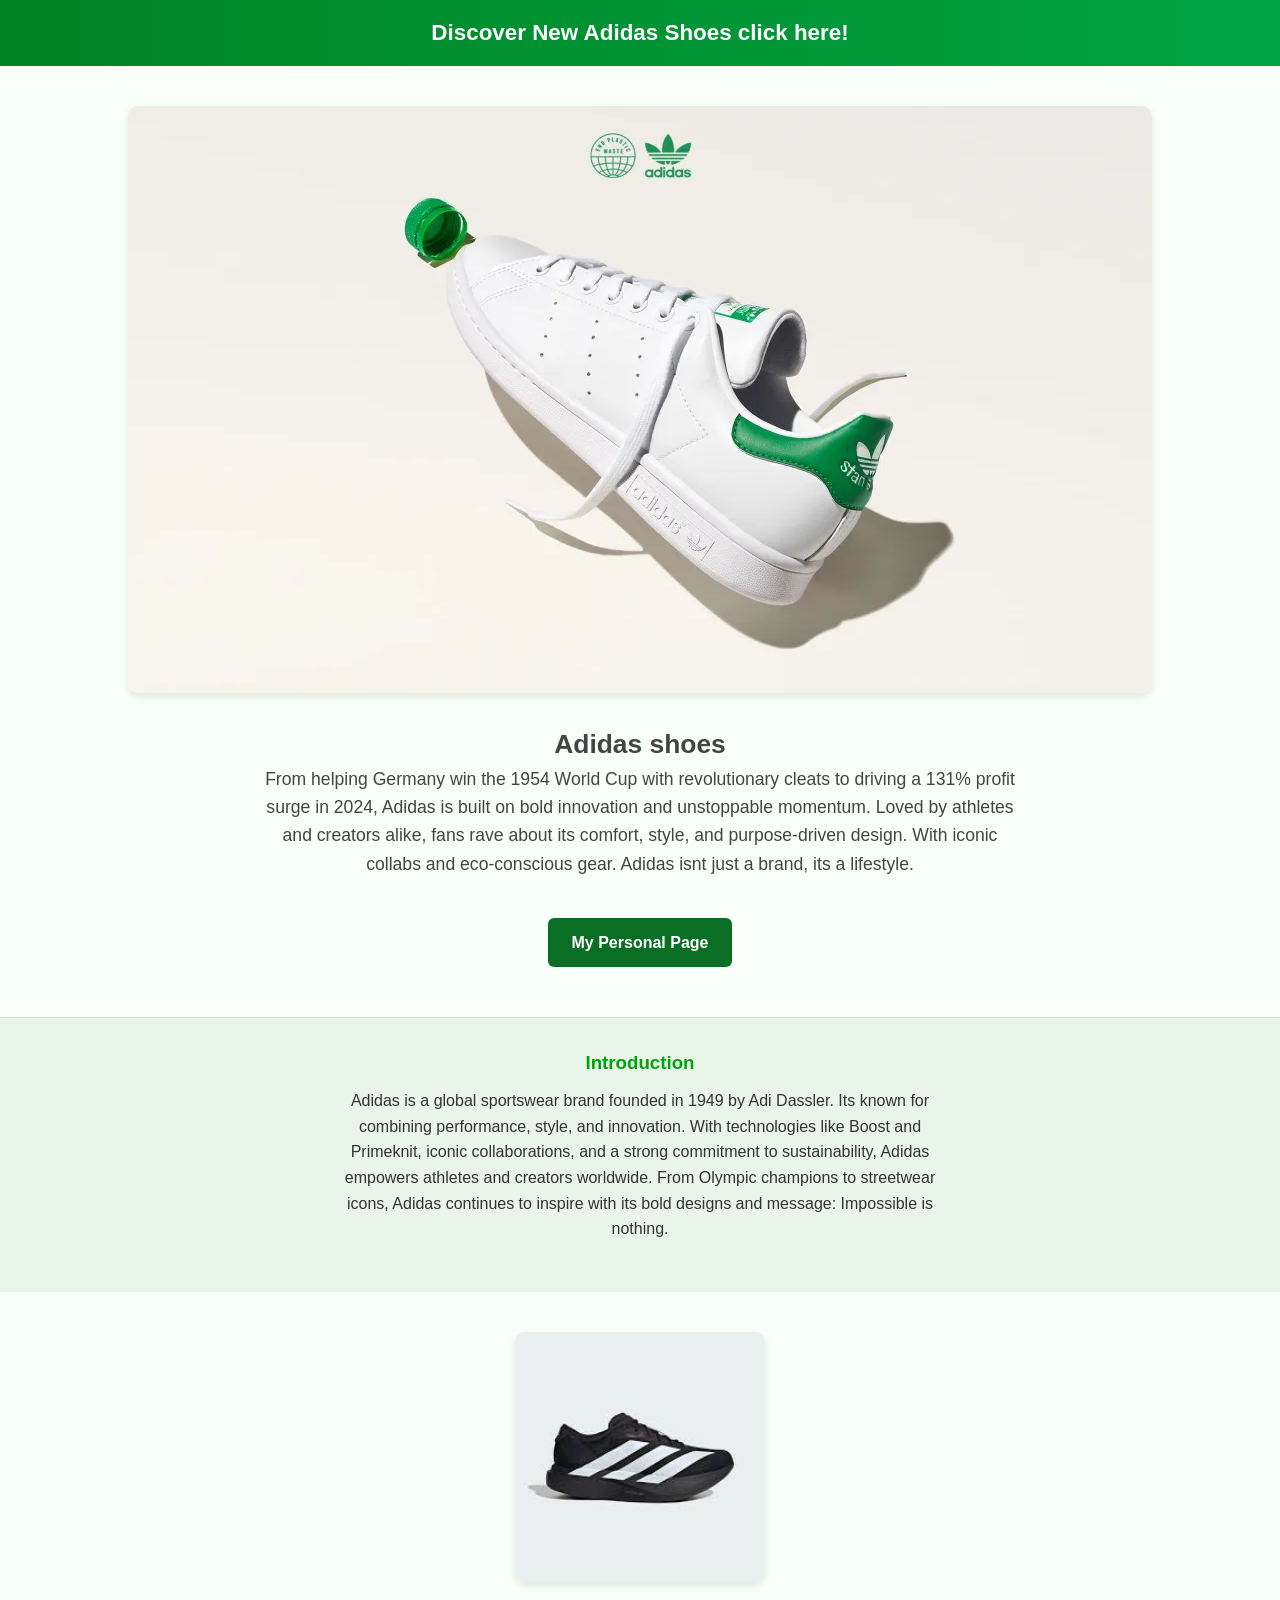
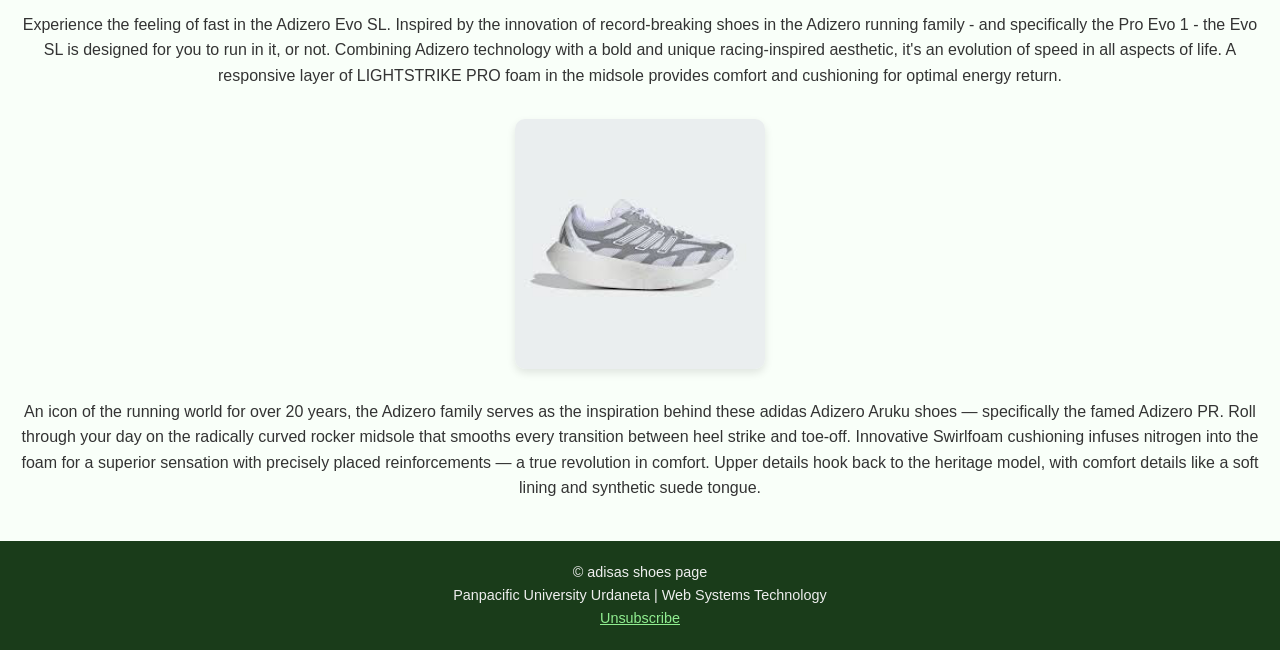
<file: index.html>
<!DOCTYPE html>
<html lang="en">
<head>
  <meta charset="UTF-8" />
  <meta name="viewport" content="width=device-width, initial-scale=1.0" />
  <title>Adidas Shoes Landing Page</title>
  <link rel="stylesheet" href="landingstyle2.css" />
</head>
<body>
  <header>
    <a href="https://www.adidas.com.ph/" class="banner">Discover New Adidas Shoes click here!</a>
  </header>

  <main>
    <section class="hero">
      <img src="pictures\main.webp" alt="adidas main" class="main-image" />
      <div class="hero-text">
        <h1>Adidas shoes</h1>
        <p> From helping Germany win the 1954 World Cup with revolutionary cleats to driving a 131% profit surge in 2024, Adidas is built on bold innovation and unstoppable momentum. Loved by athletes and creators alike, fans rave about its comfort, style, and purpose-driven design. 
            With iconic collabs and eco-conscious gear. Adidas isnt just a brand, its a lifestyle.</p>
       </div>
      <div class="link-section">
        <a href=file:///C:/Users/My%20PC/OneDrive/Desktop/Personal%20Page/personal_page.html class="button-link">My Personal Page</a>
      </div>
    </section>

    <aside class="sidebar">
      <div class="short-paragraph">
        <h3>Introduction</h3>
        <p>Adidas is a global sportswear brand founded in 1949 by Adi Dassler. Its known for combining performance, style, and innovation. With technologies like Boost and Primeknit, iconic collaborations, and a strong commitment to sustainability, 
            Adidas empowers athletes and creators worldwide. From Olympic champions to streetwear icons, Adidas continues to inspire with its bold designs and message: Impossible is nothing.</p>
      </div>

    </aside>

    <section class="features" id="features">
      <img src= "pictures\product1.png" alt="Product pic1" class="feature-image" />
      <p>Experience the feeling of fast in the Adizero Evo SL. Inspired by the innovation of record-breaking shoes in the Adizero running family - and specifically the Pro Evo 1 - the Evo SL is designed for you to run in it, or not. Combining Adizero technology with a bold and unique racing-inspired aesthetic, it's an evolution of speed in all aspects of life.
         A responsive layer of LIGHTSTRIKE PRO foam in the midsole provides comfort and cushioning for optimal energy return.</p>
      <img src="pictures\product2.png" alt="Product pic2" class="feature-image" />
      <P>An icon of the running world for over 20 years, the Adizero family serves as the inspiration behind these adidas Adizero Aruku shoes — specifically the famed Adizero PR. Roll through your day on the radically curved rocker midsole that smooths every transition between heel strike and toe-off. Innovative Swirlfoam cushioning infuses nitrogen into the foam for a superior sensation with precisely placed reinforcements — a true revolution in comfort.
        Upper details hook back to the heritage model, with comfort details like a soft lining and synthetic suede tongue.</P>
    </section>
  </main>

  <footer>
    <p>© adisas shoes page</p>
    <p>Panpacific University Urdaneta | Web Systems Technology</p>
    <a href="#">Unsubscribe</a>
  </footer>
</body>
</html>
</file>
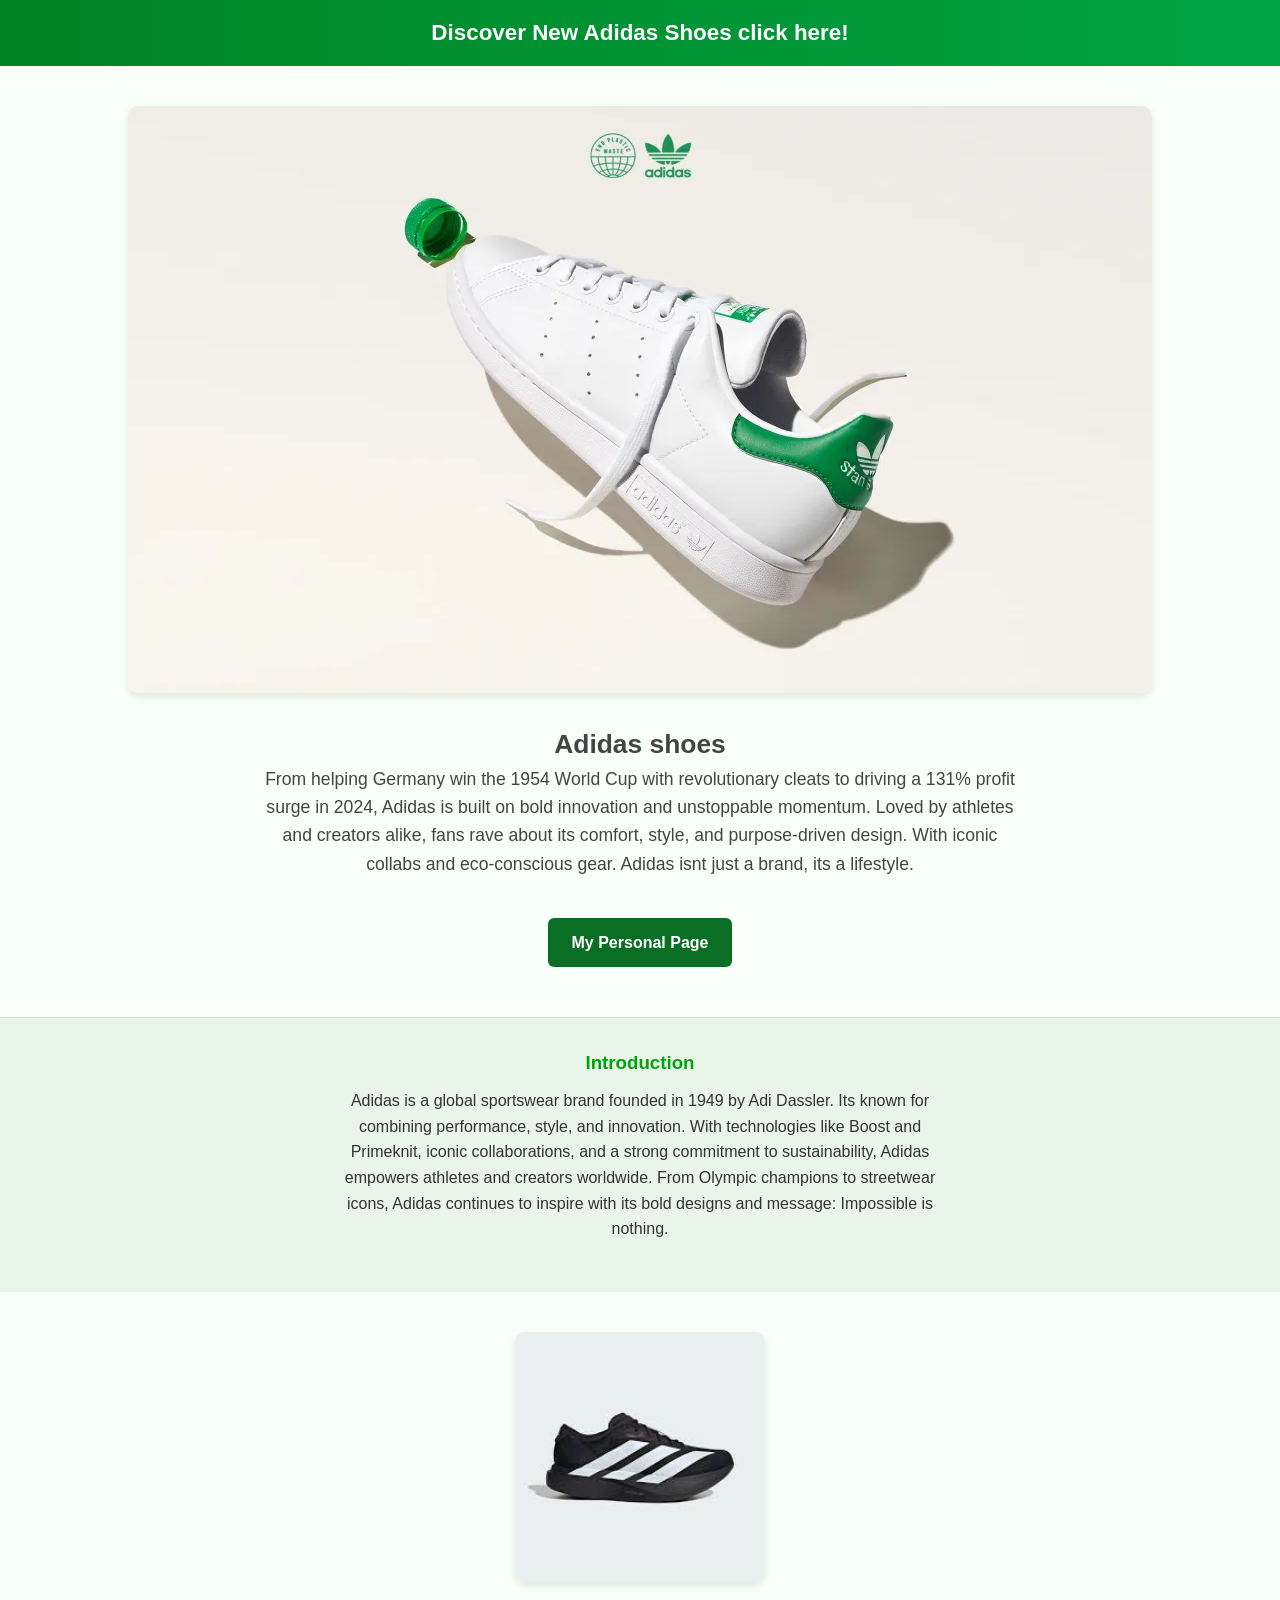
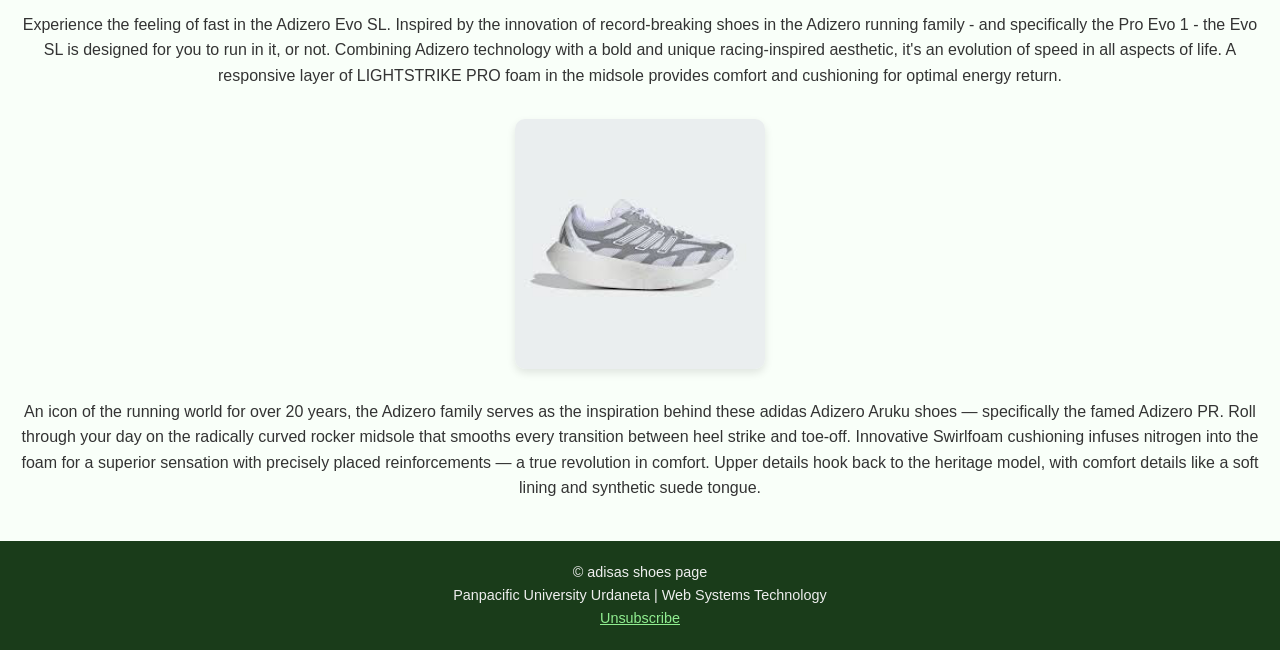
<file: landing page.html>
<!DOCTYPE html>
<html lang="en">
<head>
  <meta charset="UTF-8" />
  <meta name="viewport" content="width=device-width, initial-scale=1.0" />
  <title>Adidas Shoes Landing Page</title>
  <link rel="stylesheet" href="landingstyle2.css" />
</head>
<body>
  <header>
    <a href="https://www.adidas.com.ph/" class="banner">Discover New Adidas Shoes click here!</a>
  </header>

  <main>
    <section class="hero">
      <img src="pictures\main.webp" alt="adidas main" class="main-image" />
      <div class="hero-text">
        <h1>Adidas shoes</h1>
        <p> From helping Germany win the 1954 World Cup with revolutionary cleats to driving a 131% profit surge in 2024, Adidas is built on bold innovation and unstoppable momentum. Loved by athletes and creators alike, fans rave about its comfort, style, and purpose-driven design. 
            With iconic collabs and eco-conscious gear. Adidas isnt just a brand, its a lifestyle.</p>
       </div>
      <div class="link-section">
        <a href=file:///C:/Users/My%20PC/OneDrive/Desktop/Personal%20Page/personal_page.html class="button-link">My Personal Page</a>
      </div>
    </section>

    <aside class="sidebar">
      <div class="short-paragraph">
        <h3>Introduction</h3>
        <p>Adidas is a global sportswear brand founded in 1949 by Adi Dassler. Its known for combining performance, style, and innovation. With technologies like Boost and Primeknit, iconic collaborations, and a strong commitment to sustainability, 
            Adidas empowers athletes and creators worldwide. From Olympic champions to streetwear icons, Adidas continues to inspire with its bold designs and message: Impossible is nothing.</p>
      </div>

    </aside>

    <section class="features" id="features">
      <img src= "pictures\product1.png" alt="Product pic1" class="feature-image" />
      <p>Experience the feeling of fast in the Adizero Evo SL. Inspired by the innovation of record-breaking shoes in the Adizero running family - and specifically the Pro Evo 1 - the Evo SL is designed for you to run in it, or not. Combining Adizero technology with a bold and unique racing-inspired aesthetic, it's an evolution of speed in all aspects of life.
         A responsive layer of LIGHTSTRIKE PRO foam in the midsole provides comfort and cushioning for optimal energy return.</p>
      <img src="pictures\product2.png" alt="Product pic2" class="feature-image" />
      <P>An icon of the running world for over 20 years, the Adizero family serves as the inspiration behind these adidas Adizero Aruku shoes — specifically the famed Adizero PR. Roll through your day on the radically curved rocker midsole that smooths every transition between heel strike and toe-off. Innovative Swirlfoam cushioning infuses nitrogen into the foam for a superior sensation with precisely placed reinforcements — a true revolution in comfort.
        Upper details hook back to the heritage model, with comfort details like a soft lining and synthetic suede tongue.</P>
    </section>
  </main>

  <footer>
    <p>© adisas shoes page</p>
    <p>Panpacific University Urdaneta | Web Systems Technology</p>
    <a href="#">Unsubscribe</a>
  </footer>
</body>
</html>
</file>
<file: landingstyle2.css>
/* Reset and Base Styles */
* {
  margin: 0;
  padding: 0;
  box-sizing: border-box;
}

body {
  font-family: 'Arial', Helvetica, sans-serif; /* Changed to a clean, modern sans-serif font */
  background: linear-gradient(to bottom, #f0fff4, #e8f5e8); /* Changed to a subtle light green gradient for a fresh look */
  color: #333;
  line-height: 1.6;
  text-align: center; /* Ensure overall text alignment is centered */
}

/* Header */
header {
  background: linear-gradient(90deg, #008323, #00a344); /* Kept green gradient */
  padding: 15px 20px;
  text-align: center;
  box-shadow: 0 2px 5px rgba(0,0,0,0.1);
}

.banner {
  color: white;
  font-size: 1.4em;
  text-decoration: none;
  font-weight: bold;
  transition: opacity 0.3s ease;
}

.banner:hover {
  opacity: 0.8;
}

/* Hero Section */
.hero {
  display: flex;
  flex-direction: column;
  align-items: center;
  justify-content: center; /* Enhanced centering */
  padding: 40px 20px;
  background: #f9fff9; /* Changed to very light green for cohesion */
}

.main-image {
  max-width: 100%;
  height: auto;
  border-radius: 10px;
  box-shadow: 0 4px 8px rgba(0,0,0,0.1);
  display: block;
  margin: 0 auto; /* Ensures image is perfectly centered */
}

.hero-text {
  margin-top: 30px;
  margin-bottom: 30px;
  max-width: 800px;
  text-align: center;
  font-size: 1.1em;
  color: #444;
  padding: 0 20px; /* Added padding for better mobile centering */
}

/* Sidebar */
.sidebar {
  padding: 30px 20px;
  background: #e8f5e8; /* Changed to light green to match theme */
  border-top: 1px solid #d0e8d0; /* Adjusted border to light green tint */
  display: flex;
  flex-direction: column;
  align-items: center; /* Center sidebar content */
  justify-content: center;
}

.sidebar h3 {
  margin-bottom: 10px;
  color: #00a30e; /* Kept green */
  text-align: center;
}

.sidebar p {
  margin-bottom: 20px;
  font-size: 1em;
  max-width: 600px; /* Limit width for better centering */
  text-align: center;
}

/* Button Link */
.button-link {
  display: inline-block;
  padding: 12px 24px;
  background-color: #0a6f25; /* Kept green */
  color: white;
  text-decoration: none;
  border-radius: 6px;
  font-weight: bold;
  transition: background-color 0.3s ease, transform 0.2s ease;
  margin: 10px auto; /* Center buttons if used in flow */
}

.button-link:hover {
  background-color: #044d00; /* Kept green */
  transform: scale(1.05);
}

/* Features Section */
.features {
  display: flex;
  flex-wrap: wrap;
  justify-content: center;
  align-items: center; /* Enhanced vertical centering */
  gap: 30px;
  padding: 40px 20px;
  background: #f9fff9; /* Changed to light green for consistency */
}

.feature-image {
  width: 250px;
  height: 250px;
  object-fit: cover;
  border-radius: 10px;
  box-shadow: 0 4px 8px rgba(0,0,0,0.1);
  transition: transform 0.3s ease;
  display: block;
  margin: 0 auto; /* Ensure images are centered within flex items */
}

.feature-image:hover {
  transform: scale(1.03);
}

/* Footer */
footer {
  background: #1a3c1a; /* Changed to dark green for theme cohesion */
  color: #eee;
  text-align: center;
  padding: 20px;
  font-size: 0.9em;
}

footer a {
  color: #90ee90; /* Changed link color to a light green tint for harmony */
  text-decoration: underline;
  transition: color 0.3s ease;
}

footer a:hover {
  color: #a8e6a8; /* Lighter green on hover */
}

/* Responsive Design */
@media (max-width: 768px) {
  .features {
    flex-direction: column;
    align-items: center;
  }

  .main-image {
    width: 100%;
    height: auto;
  }

  .hero-text {
    padding: 0 10px;
  }

  .sidebar {
    padding: 20px 10px; /* Reduced padding on mobile for better fit */
  }
}
</file>
